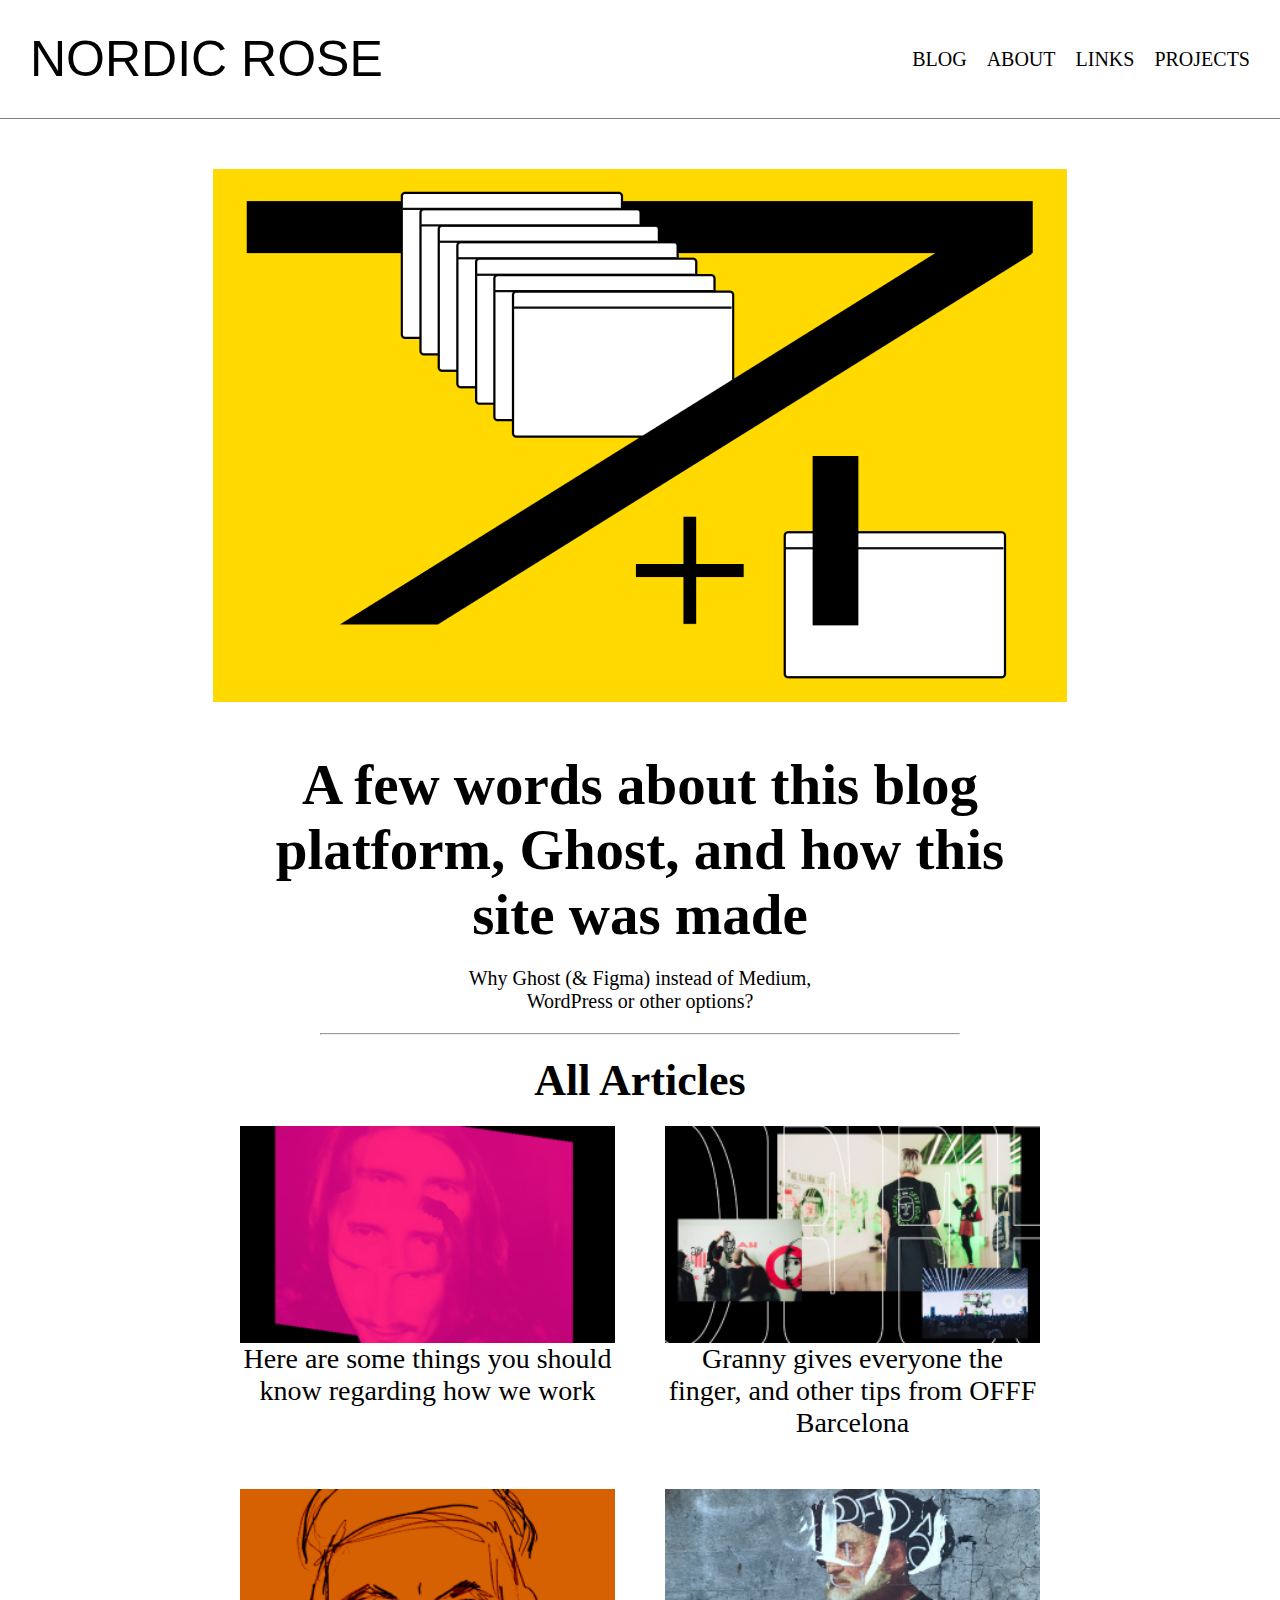
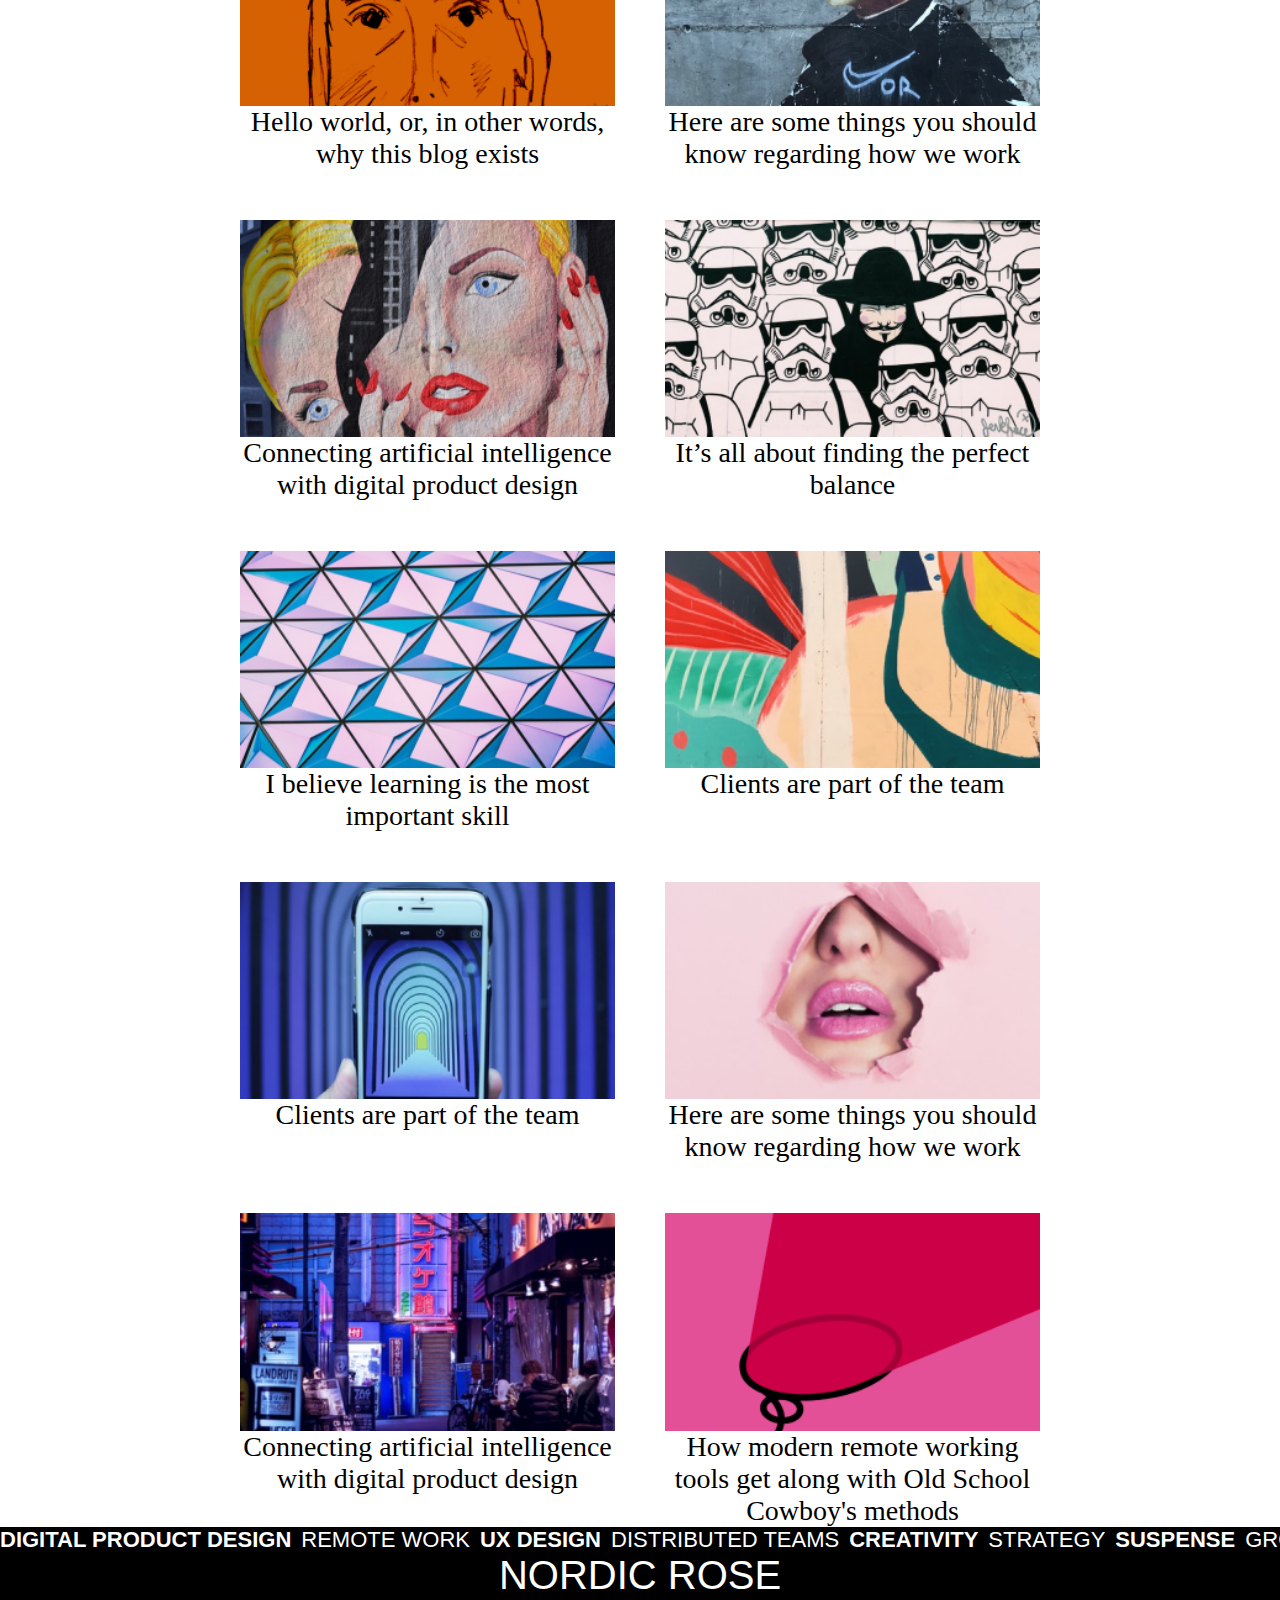
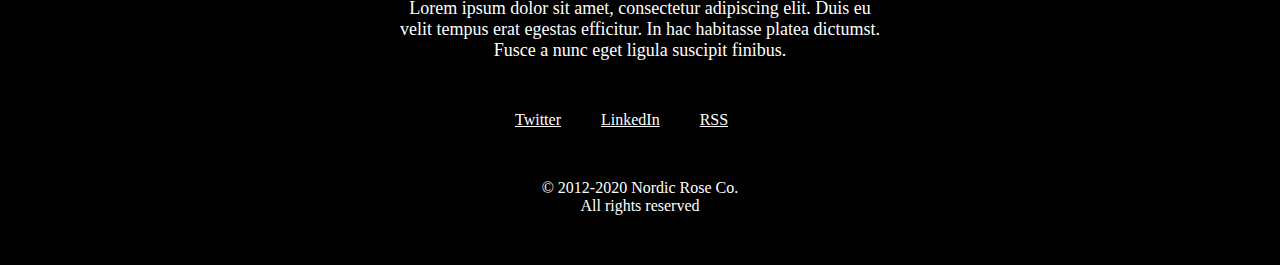
<file: index.html>
<!DOCTYPE html>
<html lang="en">
<head>
    <meta charset="UTF-8">
    <meta http-equiv="X-UA-Compatible" content="IE=edge">
    <meta name="viewport" content="width=device-width, initial-scale=1.0">
    <title>Stage-2</title>
    <link rel="stylesheet" href="style.css">
    <link rel="stylesheet" href="navbar.css">
    <link rel="shortcut icon" href="favicon.icon" type="image/x-icon">
</head>
<body>
    <header>
      <div class="nav">
        <input type="checkbox" id="nav-check">
        <div class="nav-header">
          <div class="nav-title">
            NORDIC ROSE
          </div>
        </div>
        <div class="nav-btn">
          <label for="nav-check">
            <span></span>
            <span></span>
            <span></span>
          </label>
        </div>
        
        <div class="nav-links">
          <a href="#" target="_blank">BLOG</a>
          <a href="./about.html" target="_blank">ABOUT</a>
          <a href="./links.html" target="_blank">LINKS</a>
          <a href="./projects.html" target="_blank">PROJECTS</a>
        </div>
      </div>
        <!-- <nav class="navbar">
            <h1 class="navbar-logo">NORDIC ROSE</h1>
            <ul class="nav-list">
                <a href="#"><li>BLOG</li></a>
                <a href="./about.html"><li>ABOUT</li></a>
                <a href="./links.html"><li>LINKS</li></a>
                <a href="./projects.html"><li>PROJECTS</li></a>
            </ul>
        </nav> -->
        <div class="header-contents">
            <img id="header-img" src="./images/main-image.png" alt="">
            <h2 id="header-words">A few words about this blog platform, Ghost, and how this site was made</h2>
            <p id="header-paragraph">Why Ghost (& Figma) instead of Medium, WordPress or other options?</p>
        </div>
    </header>
    <main>
        <hr>
        <h2 id="article-header">All Articles</h2>
        <div class="article-block">
          <div class="article">
            <img src="/images/Rectangle 12.png" alt="pinklady">
            <p>Here are some things you should know regarding how we work </p>
          </div>
          <div class="article">
            <img class="article-img" src="./images/Rectangle 13.png" alt="black clothes">
            <p>Granny gives everyone the finger, and other tips from OFFF Barcelona</p>
          </div>
          <div class="article">
            <img class="article-img" src="/images/Rectangle 13 (1).png" alt="orangeman">
            <p>Hello world, or, in other words, why this blog exists</p>
          </div>
          <div class="article">
            <img class="article-img" src="./images/Rectangle 12 (1).png" alt="">
            <p>Here are some things you should know regarding how we work </p>
          </div>
          <div class="article">
            <img class="article-img" src="./images/Rectangle 14.png" alt="">
            <p>Connecting artificial intelligence with digital product design</p>
          </div>
          <div class="article">
            <img class="article-img" src="./images/Rectangle 15.png" alt="">
            <p>It’s all about finding the perfect balance</p>
          </div>
          <div class="article">
            <img class="article-img" src="./images/Rectangle 12 (2).png" alt="">
            <p>I believe learning is the most important skill</p>
          </div>
          <div class="article">
            <img class="article-img" src="./images/Rectangle 13 (2).png" alt="">
            <p>Clients are part of the team</p>
          </div>
          <div class="article">
            <img class="article-img" src="./images/Rectangle 19.png" alt="">
            <p>Clients are part of the team</p>
          </div>
          <div class="article">
            <img class="article-img" src="./images/Rectangle 17.png" alt="">
            <p>Here are some things you should know regarding how we work </p>
          </div>
          <div class="article">
            <img class="article-img" src="./images/Rectangle 16.png" alt="">
            <p>Connecting artificial intelligence with digital product design</p>
          </div>
          <div class="article">
            <img class="article-img" src="./images/Rectangle 18.png" alt="">
            <p>How modern remote working tools get along with Old School Cowboy's methods</p>
          </div>
        </div>
    </main>
    <footer>
        <ul class="product">
            <b><li>Digital product design</li></b>
            <li>Remote work</li>
            <b><li>UX design</li></b>
            <li>Distributed teams</li>
            <b><li>Creativity</li></b>
            <li>Strategy</li>
            <b><li>Suspense</li></b>
            <li>Growth</li>
        </ul>
        <h2 class="footer-name">NORDIC ROSE</h2>
        <p class="footer-info">Lorem ipsum dolor sit amet, consectetur adipiscing elit. Duis eu velit tempus erat egestas efficitur. In hac habitasse platea dictumst. Fusce a nunc eget ligula suscipit finibus. </P>
        <ul class="footer-contact">
            <li>Twitter</li>
            <li>LinkedIn</li>    
            <li>RSS</li>
        </ul>
        <p class="info">© 2012-2020 Nordic Rose Co. All rights reserved</p>
    </footer>
  </body>
</html>
</file>
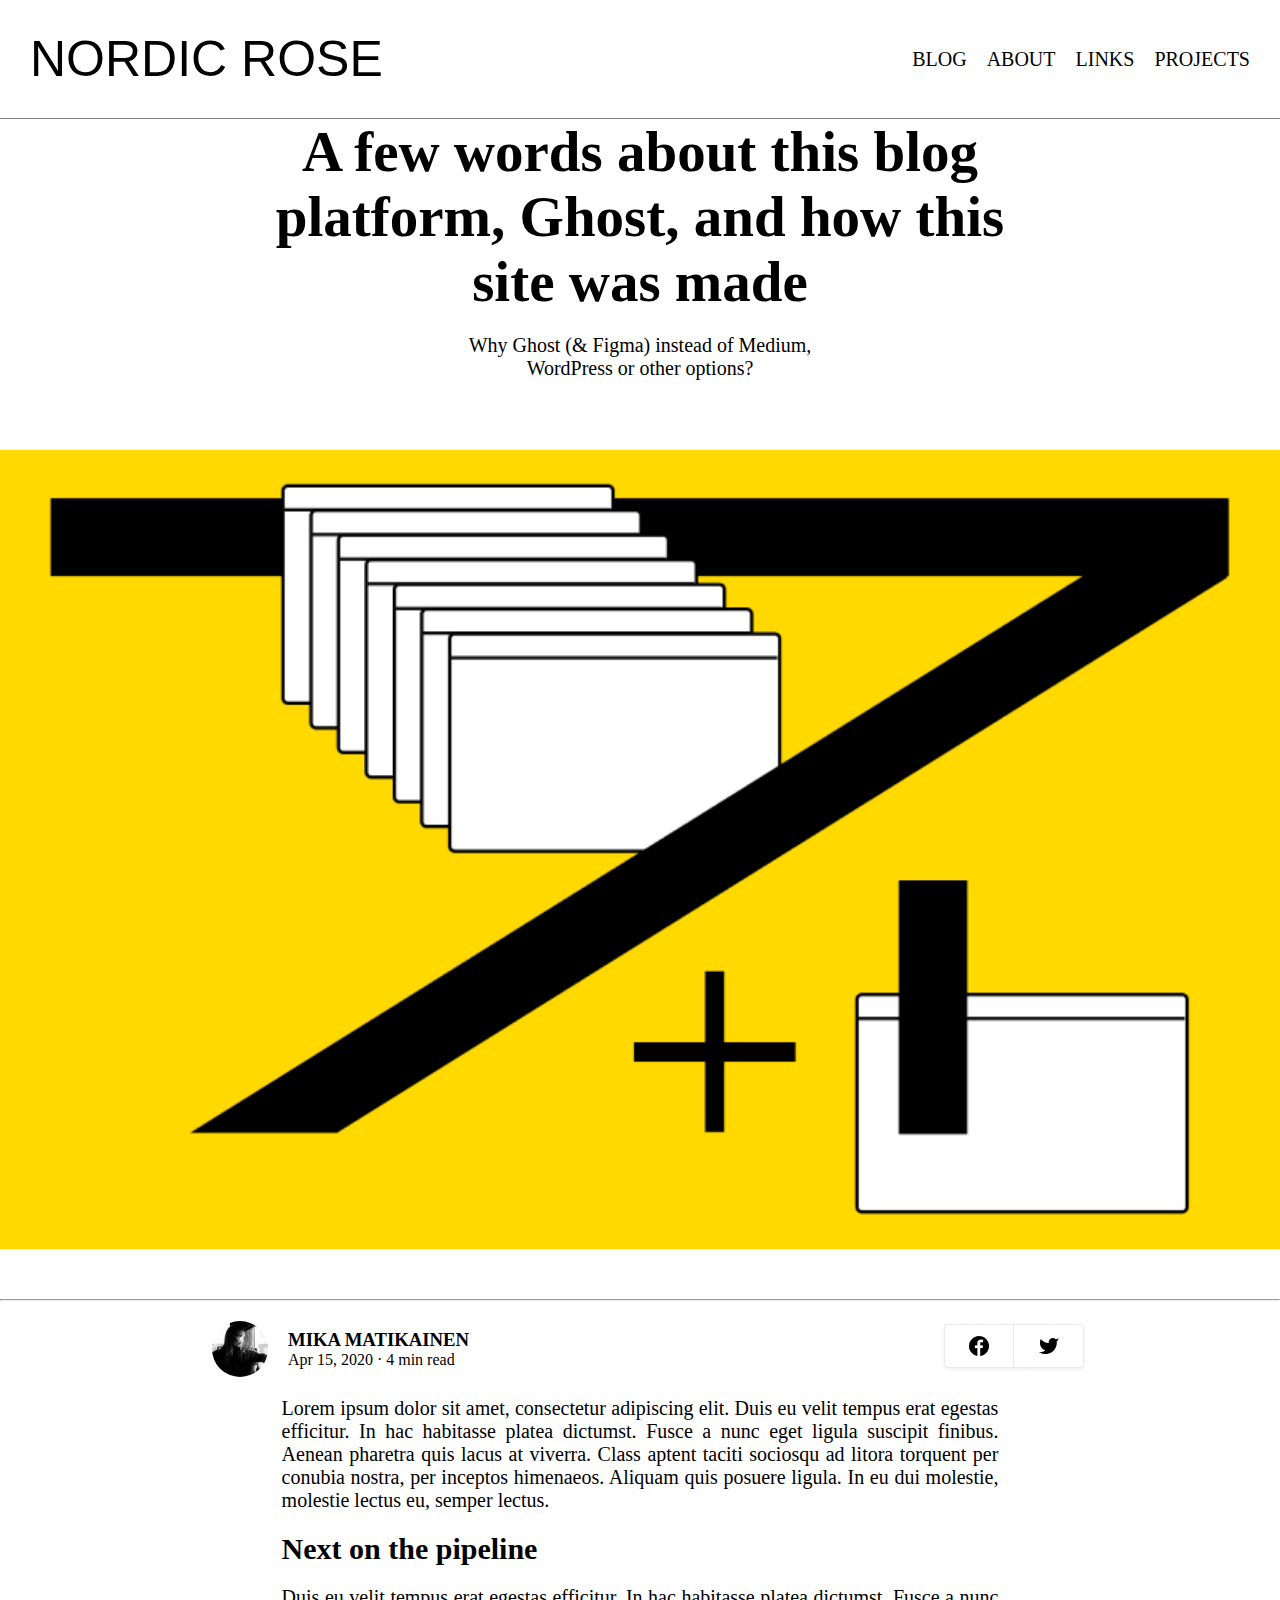
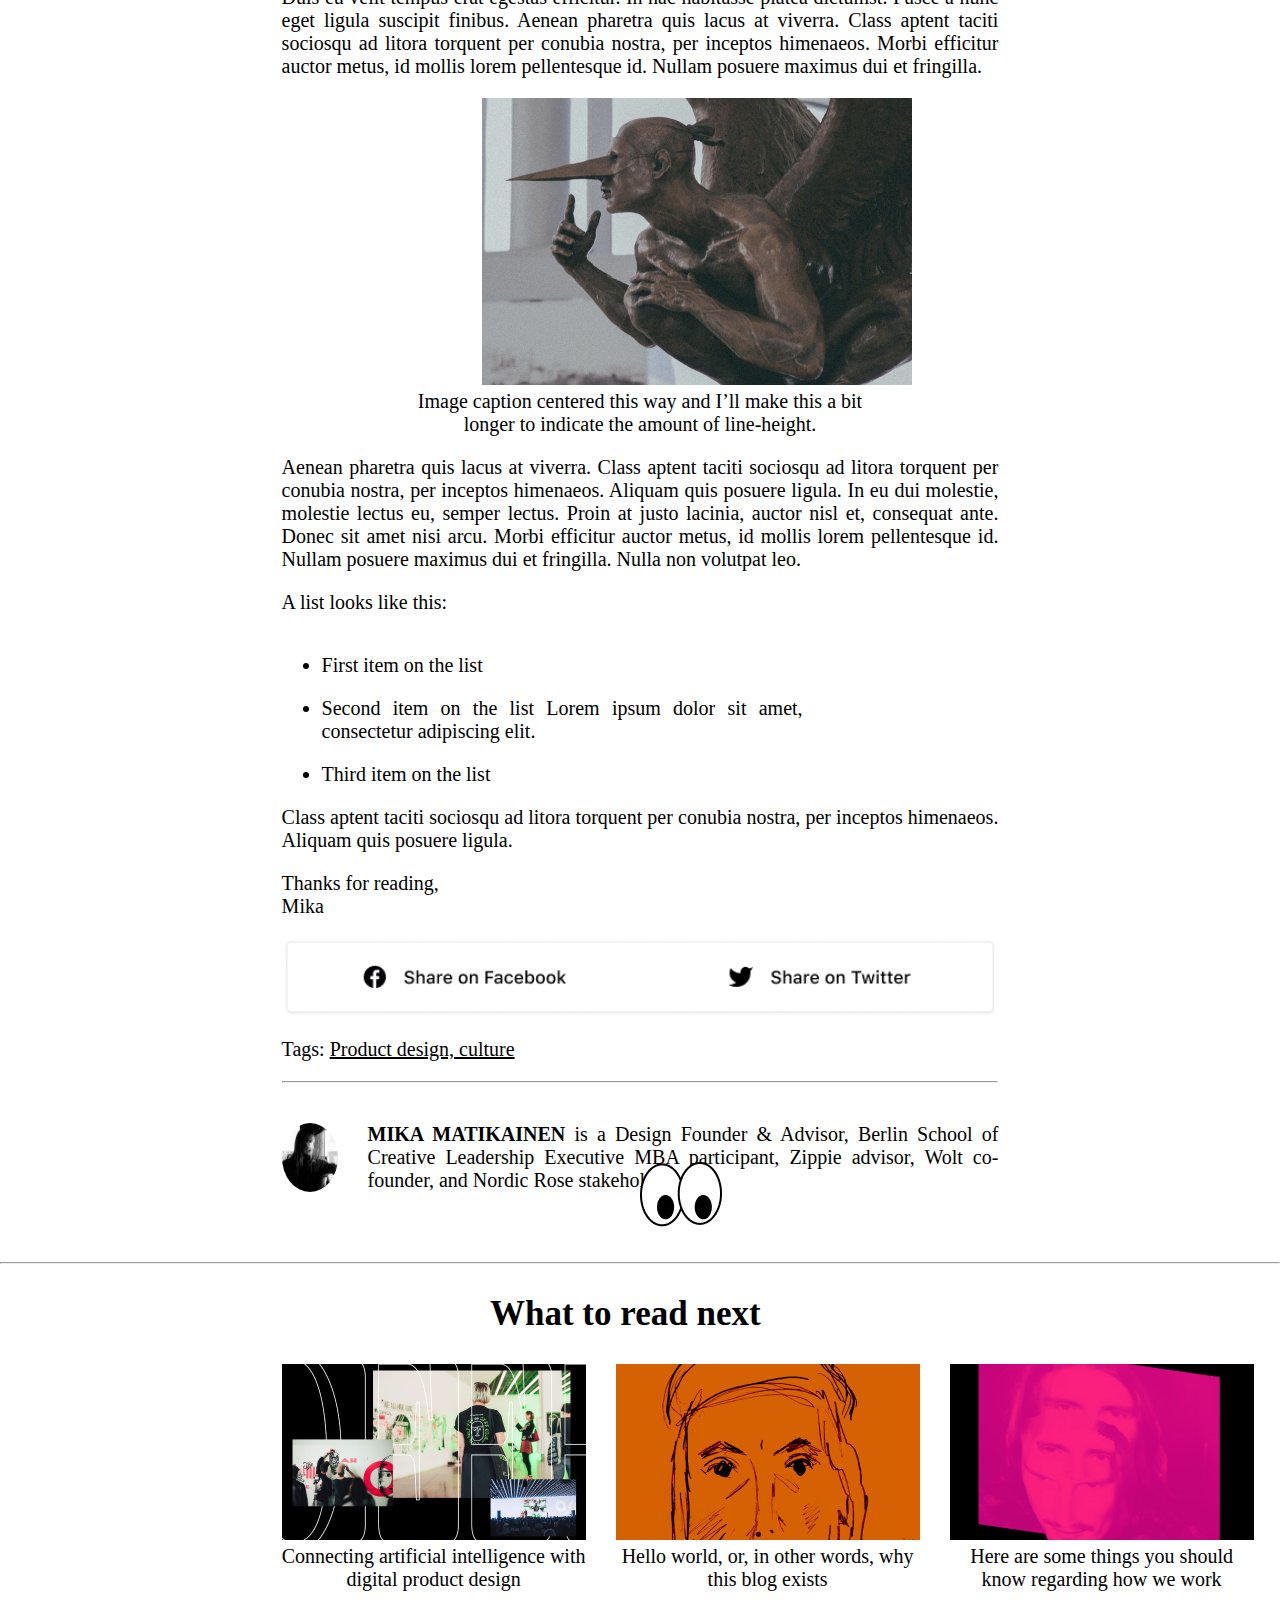
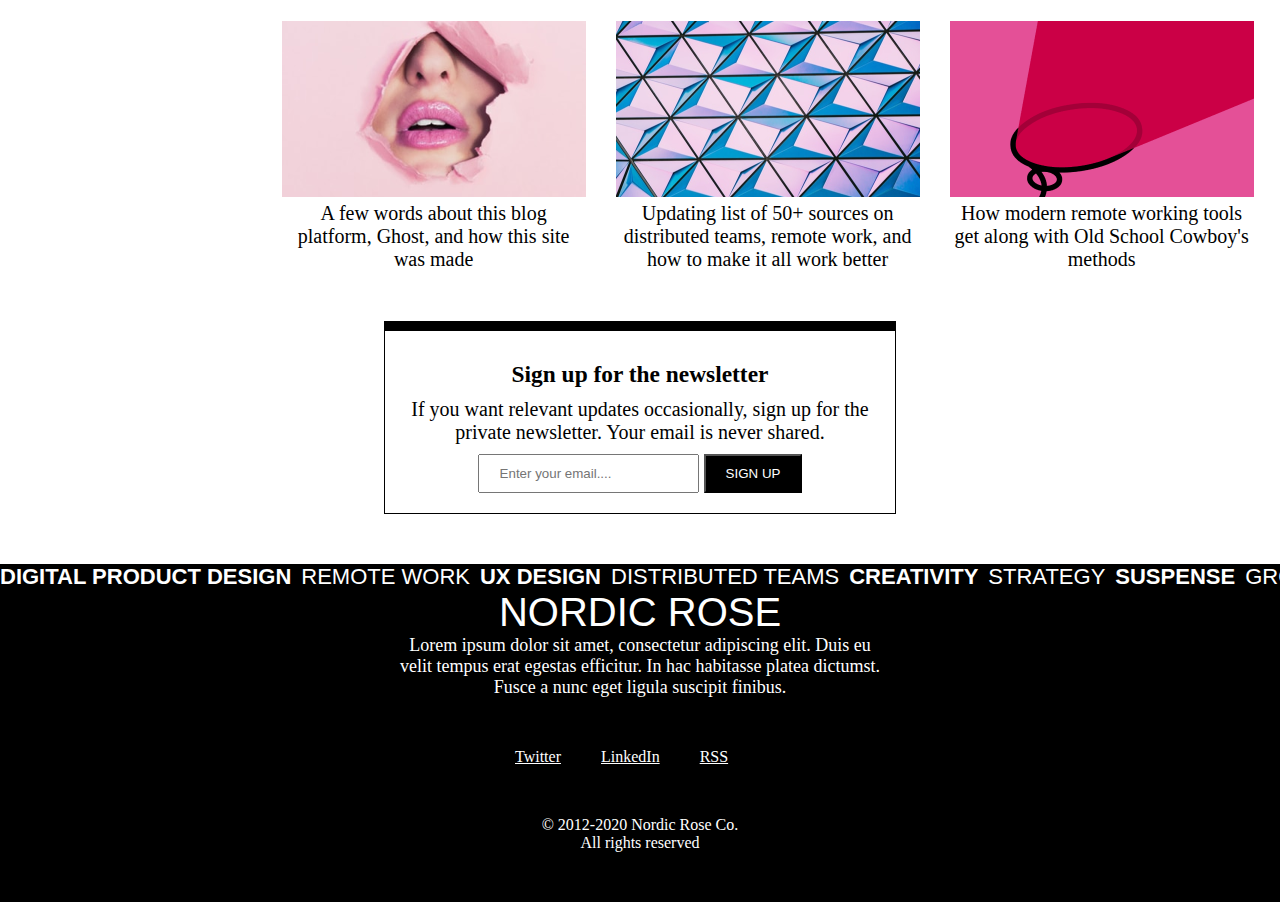
<file: about.html>
<!DOCTYPE html>
<html lang="en">
    <head>
        <meta charset="UTF-8">
        <meta http-equiv="X-UA-Compatible" content="IE=edge">
        <meta name="viewport" content="width=device-width, initial-scale=1.0">
        <title>Stage-2-ABOUT></title>
        <link rel="stylesheet" href="about.css">
        <link rel="stylesheet" href="navbar.css">
        <link rel="shortcut icon" href="favicon.icon" type="image/x-icon">
    </head>
    <body>
        <header>
          <div class="nav">
            <input type="checkbox" id="nav-check">
            <div class="nav-header">
              <div class="nav-title">
                NORDIC ROSE
              </div>
            </div>
            <div class="nav-btn">
              <label for="nav-check">
                <span></span>
                <span></span>
                <span></span>
              </label>
            </div>
            <div class="nav-links">
                <a href="./index.html" target="_blank">BLOG</a>
                <a href="#" target="_blank">ABOUT</a>
                <a href="./links.html" target="_blank">LINKS</a>
                <a href="./projects.html" target="_blank">PROJECTS</a>
              </div>
            </div>
            <div class="header-contents">
                <img id="header-img" src="./images/main-image.png" alt="">
                
                <p id="header-paragraph">Why Ghost (& Figma) instead of Medium, WordPress or other options?</p>
                <h2 id="header-words">A few words about this blog platform, Ghost, and how this site was made</h2>
            </div>
        </header> 
        <main>
            <hr>
            <div class="half-width">
                <div class="blog-timeline">
                    <img class="image-div" src="./images/man on black-n-white.png" alt="">
                    <div>
                      <h3 id="blog-h3">Mika MAtikainen</h3>
                      <h4 id="blog-time">Apr 15, 2020 · 4 min read</h4>
                   </div>
                </div>
                <span id="span-blog-timeline"><img src="./images/fb-n-tweet.png" alt=""></span>
            </div>
            <div class="main-blog">
                <p>Lorem ipsum dolor sit amet, consectetur adipiscing elit. Duis eu velit tempus erat egestas efficitur. In hac habitasse platea dictumst. Fusce a nunc eget ligula suscipit finibus. Aenean pharetra quis lacus at viverra. 
    
                    Class aptent taciti sociosqu ad litora torquent per conubia nostra, per inceptos himenaeos. Aliquam quis posuere ligula. In eu dui molestie, molestie lectus eu, semper lectus. </p>
                <h2>Next on the pipeline</h2>
                <p>Duis eu velit tempus erat egestas efficitur. In hac habitasse platea dictumst. Fusce a nunc eget ligula suscipit finibus. Aenean pharetra quis lacus at viverra. Class aptent taciti sociosqu ad litora torquent per conubia nostra, per inceptos himenaeos. 
        
                    Morbi efficitur auctor metus, id mollis lorem pellentesque id. Nullam posuere maximus dui et fringilla. </p>
                <figure>
                    <img class="blog-image" src="./images/brown-carving.png" alt=""> 
                    <figcaption>Image caption centered this way and I’ll make this a bit longer to indicate the amount of line-height.</figcaption>
                </figure>
                <p>Aenean pharetra quis lacus at viverra. Class aptent taciti sociosqu ad litora torquent per conubia nostra, per inceptos himenaeos. Aliquam quis posuere ligula. 
        
                    In eu dui molestie, molestie lectus eu, semper lectus. Proin at justo lacinia, auctor nisl et, consequat ante. Donec sit amet nisi arcu. Morbi efficitur auctor metus, id mollis lorem pellentesque id. Nullam posuere maximus dui et fringilla. Nulla non volutpat leo.</p>
                <p>A list looks like this:</p> 
                <ul>
                    <li class="blog-list">First item on the list</li>
                    <li class="blog-list">Second item on the list Lorem ipsum
                        dolor sit amet,
                        consectetur
                       adipiscing elit. </li>
                    <li class="blog-list">Third item on the list</li>
                </ul>
                <p>Class aptent taciti sociosqu ad litora torquent per conubia nostra, per inceptos himenaeos. Aliquam quis posuere ligula. </p>  
                <p>Thanks for reading,<br>
                    Mika</p> 
                <img src="./images/Group 56.png" alt=""> 
                <p>Tags: <a class="blog-link" href="./projects.html">Product design, culture</a></p>
                <hr>
                <span></span> 
                <div class="blog-author">
                    <img class="image-div" src="./images/man on black-n-white.png" alt="">
                    <p><span id="bold-capitalize">Mika  Matikainen</span> is a Design Founder & Advisor, Berlin School of Creative Leadership Executive MBA participant, Zippie advisor, Wolt co-founder, and Nordic Rose stakeholder.  </p>
                </div>
            </div>
            
            <hr id="full-width">
            <img class="eyes" src="./images/eyes.png" alt="">
            <div>
                <h2 class="icons-header">What to read next</h2>
                <div class="icons-grid">
                    <div>
                        <img src="./images/Rectangle 13.png" alt="">
                        <p>Connecting artificial intelligence with digital product design</p>
                    </div>
                    <div>
                        <img src="./images/Rectangle 13 (1).png" alt="">
                        <p>Hello world, or, in other words, why this blog exists</p>
                    </div>
                    <div>
                        <img src="./images/Rectangle 12.png" alt="">
                        <p>Here are some things you should know regarding how we work </p>
                    </div>
                    <div>
                        <img src="./images/Rectangle 17.png" alt="">
                        <p>A few words about this blog platform, Ghost, and how this site was made</p>
                    </div>
                    <div>
                        <img src="./images/Rectangle 12 (2).png" alt="">
                        <p>Updating list of 50+ sources on distributed teams, remote work, and how to make it all work better</p>
                    </div>
                    <div>
                        <img src="./images/Rectangle 18.png" alt="">
                        <p>How modern remote working tools get along with Old School Cowboy's methods</p>
                    </div>
                </div>
                <div class="fieldset">
                    <h3 class="margin-top">Sign up for the newsletter</h3>
                    <p class="margin-top" >If you want relevant updates occasionally, sign up for the private newsletter. Your email is never shared. </p>
                    <input class="margin-top" type="text" name="email" placeholder="Enter your email....">
                    <button class="margin-top">SIGN UP</button>
                </div>
            </div>   
        </main> 
        <footer>
            <ul class="product">
                <b><li>Digital product design</li></b>
                <li>Remote work</li>
                <b><li>UX design</li></b>
                <li>Distributed teams</li>
                <b><li>Creativity</li></b>
                <li>Strategy</li>
                <b><li>Suspense</li></b>
                <li>Growth</li>
            </ul>
            <h2 class="footer-name">NORDIC ROSE</h2>
            <p class="footer-info">Lorem ipsum dolor sit amet, consectetur adipiscing elit. Duis eu velit tempus erat egestas efficitur. In hac habitasse platea dictumst. Fusce a nunc eget ligula suscipit finibus. </P>
            <ul class="footer-contact">
                <li>Twitter</li>
                <li>LinkedIn</li>    
                <li>RSS</li>
            </ul>
            <p class="info">© 2012-2020 Nordic Rose Co. All rights reserved</p>
        </footer>      
    </body>
</html>
</file>
<file: style.css>
* {
    box-sizing: border-box;
    margin: 0;
    padding: 0;
     /* border: solid red;  */
   }

.header-contents{
    display: flex;
    flex-direction: column;
    justify-content: space-between;
    align-items: center;
}
#header-img{
    margin: 50px auto;
}
#header-words{
    font-size: 57px;
    text-align: center; 
    width: 800px;
    margin-bottom: 20px;
}
#header-paragraph{
    font-size: 20px;
    text-align: center;
    width: 350px;
    margin-bottom: 20px;
}
hr{
    width: 50%;
    margin: auto;
}
#article-header{
    font-weight: 700;
    font-size: 44px;
    /* margin: 20px 730px; */
    text-align: center;
    margin: 20px 0;
}
.article-block{
    display: grid;
    grid-template-columns: 1fr 1fr;
    column-gap: 20px; 
    gap: 50px;
   margin: auto;
   width: 800px;
   /* border: solid red; */
}
.article{
    display: flex;
    flex-direction: column;
    /* width: 10px; */
    text-align: center;
    font-size: 28px;
}
footer{
    background-color: black;
    color: white;
}
.product{
    display: flex;
    gap: 10px;
    font-size: 22px;
    list-style: none;
    text-transform: uppercase;
    width: 1500px;
    margin: auto;
    font-family: 'Lucida Sans', 'Lucida Sans Regular', 'Lucida Grande', 'Lucida Sans Unicode', Geneva, Verdana, sans-serif;
}
.footer-name{
    font-family:'Segoe UI', Tahoma, Geneva, Verdana, sans-serif;
    text-align: center;
    font-weight: 400;
    font-size: 40px;
}
.footer-info{
    text-align: center;
    width: 488px;
    margin: auto;
    font-size: 18px;
}
.footer-contact{
    display: flex;
    align-items: center;
    gap: 40px;
    margin: 50px auto;
    width: 250px;
    list-style: none;
    text-decoration: underline;
}
.info{
    text-align: center;
    width: 200px;
    margin: auto;
    padding-bottom: 50px;
}

/* for mobile phone */
@media only screen and (max-width: 600px) {
    #header-img{
        width: 100%;
    }
    #header-words{
        width: 100%;
        font-size: 30px;
    }
    hr{
        width: 100%;
    } 
    .header-paragraph{
        width: 100%;
    }
    .article-block{
        display: grid;
        grid-template-columns: 1fr;
        width: 100%;
        padding:0 20px;
        gap: 30px; 
        
    }
    .product{
        width: 100%;
        font-size: 15px;
        font-weight: 100;
        flex-wrap: wrap;
        display: flex;
    }
    .footer-name{
        font-weight: 300;
        font-size: 30px;
        padding-bottom: 40px;
    }
    .footer-info{
        
        width: 100%;
        font-size: 15px;
    }
    .footer-contact{ 
         margin: auto;
         width: fit-content;
         
    }
    .article-img{
        width: 100%;
    }
}
</file>
<file: navbar.css>
* {
    box-sizing: border-box;
    padding: 0;
  }
  
  body {
    margin: 0px;
    font-family: 'segoe ui';
  }
  
  .nav {
    display: flex;
    justify-content: space-between;
    align-items: center;
    padding: 30px;
    border-bottom: 1px solid grey;
    color: black;
  }
  
  .nav > .nav-header {
    display: inline;
  }
  
  .nav > .nav-header > .nav-title {
    font-family:'Segoe UI', Tahoma, Geneva, Verdana, sans-serif;
    /* font-weight: 800; */
    font-size: 50px;
  }
  
  .nav > .nav-btn {
    display: none;
  }
  
  .nav > .nav-links {
    display: flex;
    gap: 20px;
    font-size: 20px;
    list-style: none;
    cursor: pointer;
  }
  
  .nav > .nav-links > a {
    text-decoration: none;
    color: black;
  }
  
  .nav > .nav-links > a:hover {
    text-decoration: underline;
  }
  
  .nav > #nav-check {
    display: none;
  }
  
  @media (max-width:600px) {
    .nav > .nav-btn {
      display: inline-block;
      position: absolute;
      right: 0px;
      top: 20px;
      color: #333;
    }
    .nav > .nav-header > .nav-title{
        font-size: 20px;
    }
    .nav > .nav-btn > label {
      display: inline-block;
      width: 50px;
      height: 50px;
      padding: 13px;
    }
    .nav > .nav-btn > label:hover,.nav  #nav-check:checked ~ .nav-btn > label {
      background-color: rgba(0, 0, 0, 0.3);
    }
    .nav > .nav-btn > label > span {
      display: block;
      width: 25px;
      height: 10px;
      border-top: 2px solid #333;
    }
    .nav > .nav-links {
      position: absolute;
      display: block;
      width: 50%;
      background-color: #333;
      height: 0px;
      color: white;
      transition: all 0.3s ease-in;
      overflow-y: hidden;
      top: 50px;
      right: 0px;
      padding: 0 30px;
    }
    .nav > .nav-links > a {
      display: block;
      width: 100%;
      color: white;
      margin-top: 20px;

    }
    .nav > #nav-check:not(:checked) ~ .nav-links {
      height: 0px;
    }
    .nav > #nav-check:checked ~ .nav-links {
      height: calc(40vh - 50px);
      overflow-y: auto;
    }
  }
</file>
<file: about.css>
*{
    box-sizing: border-box;
    margin: 0;
    padding: 0;
    /* border: solid red; */
}
body{
    position: relative;
}
.header-contents{
    display: flex;
    flex-direction: column-reverse;
    justify-content: space-between;
    align-items: center;
}
#header-img{
    margin: 50px auto; 
    width: 100%;
}
#header-words{
    font-size: 57px;
    text-align: center; 
    width: 800px;
    margin-bottom: 20px;
}
#header-paragraph{
    font-size: 20px;
    text-align: center;
    width: 350px;
    margin-bottom: 20px;
}
.half-width{
   width: 70%;
   margin: auto;
   display: flex;
   align-items: center;
   justify-content: space-between;
}
.blog-timeline{
    display: flex;
    align-items: center; 
    gap: 20px; 
    padding: 20px;  
}

#blog-h3{
 text-transform: uppercase;
}
#blog-time{
    font-weight: 500;
}
.main-blog{
    display: flex;
    flex-direction: column;
    justify-content: center;
    row-gap: 20px;
    /* padding: auto 50px; */
    text-align: justify;
    width: 56%;
    margin: auto;
    font-size: 20px;
    font-weight: 400;
}
/* figure{
    width: 100%; */
/* } */
.blog-image{
    width: 60%;
    margin-left: 200px;
}
figcaption{
    text-align: center;
    width: 481px;
    margin: auto;
}
.blog-list{
    margin-left: 40px;
    width: 481px;
    margin-top: 20px;
}
.blog-link{
    color: black;
}
.blog-author{
    display: flex;
    column-gap: 30px;
    margin-bottom: 50px;
}
.image-div{
    border: none;
    border-radius: 50%;
}
#bold-capitalize{
    text-transform: uppercase;
    font-weight: 700;
}
#full-width{
    margin: 20px auto;
}
.eyes{
    position: absolute;
    bottom: 1275px;
    /* width: 80px; */
    margin-left: 50%;
}
.icons-header{
    width: 300px;
    margin: 30px auto;
    font-size: 35px;
    font-weight: 700;
    /* padding-top: 30px; */
}
.icons-grid{
    display: grid;
    grid-template-columns: 1fr 1fr 1fr;
    width: 56%;
    margin: auto;
    gap: 30px;
    text-align: center;
    font-size: 20px;
    font-weight: 400;
}
.fieldset{
    border-width: 10px 1px 1px 1px; 
    border-style:  solid;
    width: 40%;
    /* height: 80px;  */
    margin: 50px auto; 
    text-align: center;
    font-size: 20px;
    padding: 20px;
}
button{
    background-color: black;
    color: white;
    padding: 10px 20px;
}
input{
    padding: 10px 20px;  
}
.margin-top{
    margin-top: 10px;
}
footer{
    background-color: black;
    color: white;
}
.product{
    display: flex;
    gap: 10px;
    font-size: 22px;
    list-style: none;
    text-transform: uppercase;
    width: 1500px;
    margin: auto;
    font-family: 'Lucida Sans', 'Lucida Sans Regular', 'Lucida Grande', 'Lucida Sans Unicode', Geneva, Verdana, sans-serif;
}
.footer-name{
    font-family:'Segoe UI', Tahoma, Geneva, Verdana, sans-serif;
    text-align: center;
    font-weight: 400;
    font-size: 40px;
}
.footer-info{
    text-align: center;
    width: 488px;
    margin: auto;
    font-size: 18px;
}
.footer-contact{
    display: flex;
    align-items: center;
    gap: 40px;
    margin: 50px auto;
    width: 250px;
    list-style: none;
    text-decoration: underline;
}
.info{
    text-align: center;
    width: 200px;
    margin: auto;
    padding-bottom: 50px;
}

/* for mobile phone */
@media only screen and (max-width: 600px){
    #header-img{
        width: 100%;
    }
    #header-words{
        width: 100%;
        font-size: 30px;
    }
    hr{
        width: 100%;
    } 
    .header-paragraph{
        width: 100%;
    }
    .half-width{
        display: flex;
        flex-direction: column;
       /* align-items: center; */
       width: 100%;
    }
    .blog-timeline{
        display: flex;
        /* flex-direction: column; */
        align-items: center; 
        gap: 20px; 
        padding: 20px;  
    }
    .main-blog{
         display: flex;
        flex-direction: column;
        justify-content: center;
        row-gap: 20px;
        /* padding: auto 50px; */
        text-align: justify; 
        width: 70%;
        margin: auto;
        font-size: 15px;
        font-weight: 500;
    }
    .blog-image{
        width: 100%;
        margin: auto;
        /* margin-left: 200px; */
    }
    figcaption{
        text-align: center;
        width: 90%; 
        margin: auto;
        font-size: 13px;
    }
    .blog-list{
        
        width: 70%
    }
    .blog-author{
        font-size: 8px;
    }
    .icons-header{
        width: 50%;
        font-size: 18px;
    }
    .icons-grid{
        display: grid;
        grid-template-columns: 1fr;
        width: 100%;
        gap: 30px; 
        
    }
    .fieldset{
        border-width: 10px 1px 1px 1px; 
        border-style:  solid;
        width: 100%;
        /* height: 80px;  */
        margin: 50px auto; 
        text-align: center;
        font-size: 20px;
        padding: 20px;
    }
    .eyes{
        display: none;
    }
    .product{
        width: 100%;
        font-size: 15px;
        font-weight: 100;
        flex-wrap: wrap;
        display: flex;
    }
    .footer-name{
        font-weight: 300;
        font-size: 30px;
        padding-bottom: 40px;
    }
    .footer-info{
        
        width: 100%;
        font-size: 15px;
    }
    .footer-contact{ 
         margin: auto;
         width: fit-content;
         
    }
    .article-img{
        width: 100%;
    }

}
</file>
